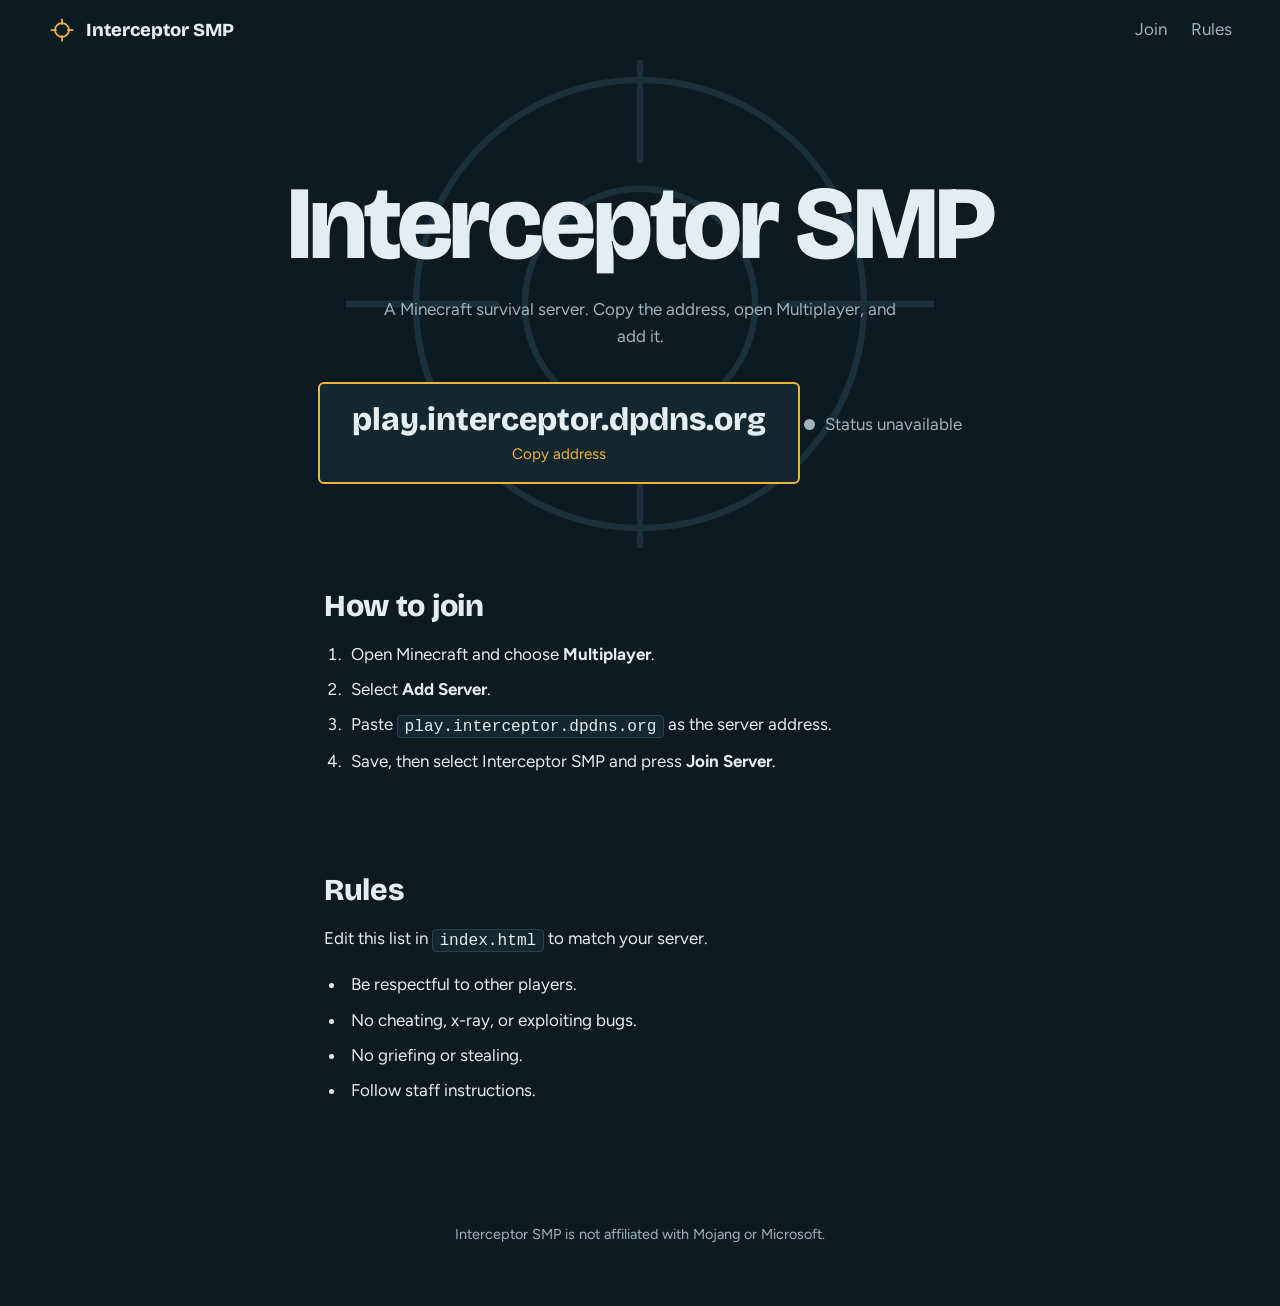
<file: index.html>
<!DOCTYPE html>
<html lang="en">
<head>
<meta charset="utf-8">
<meta name="viewport" content="width=device-width, initial-scale=1">
<title>Interceptor SMP – Minecraft Survival Server</title>
<meta name="description" content="Interceptor SMP is a Minecraft survival multiplayer server. Join at play.interceptor.dpdns.org.">
<meta property="og:title" content="Interceptor SMP">
<meta property="og:description" content="Join the server at play.interceptor.dpdns.org">
<meta name="theme-color" content="#0d1a22">
<link rel="icon" href="/favicon.svg" type="image/svg+xml">
<link rel="preconnect" href="https://fonts.googleapis.com">
<link rel="preconnect" href="https://fonts.gstatic.com" crossorigin>
<link href="https://fonts.googleapis.com/css2?family=Bricolage+Grotesque:opsz,wght@12..96,500;12..96,800&family=Figtree:wght@400;600&display=swap" rel="stylesheet">
<link rel="stylesheet" href="/style.css">
</head>
<body>
<header class="top">
  <a class="brand" href="/"><img src="/favicon.svg" alt="" width="28" height="28">Interceptor SMP</a>
  <nav><a href="#join">Join</a><a href="#rules">Rules</a></nav>
</header>

<main>
  <section class="hero">
    <svg class="reticle" viewBox="0 0 200 200" aria-hidden="true">
      <circle cx="100" cy="100" r="70" fill="none" stroke="currentColor" stroke-width="2"/>
      <circle cx="100" cy="100" r="36" fill="none" stroke="currentColor" stroke-width="2"/>
      <path d="M100 8v48M100 144v48M8 100h48M144 100h48" stroke="currentColor" stroke-width="2"/>
    </svg>
    <h1>Interceptor SMP</h1>
    <p class="lead">A Minecraft survival server. Copy the address, open Multiplayer, and add it.</p>

    <button class="ip" id="copy" type="button" aria-label="Copy server address">
      <span class="ip-text" id="ip">play.interceptor.dpdns.org</span>
      <span class="ip-action" id="copy-label">Copy address</span>
    </button>

    <p class="status" id="status" role="status" aria-live="polite">
      <span class="dot" id="dot"></span><span id="status-text">Checking server status…</span><noscript> Enable JavaScript to see live status.</noscript>
    </p>
  </section>

  <section id="join" class="block">
    <h2>How to join</h2>
    <ol class="steps">
      <li>Open Minecraft and choose <strong>Multiplayer</strong>.</li>
      <li>Select <strong>Add Server</strong>.</li>
      <li>Paste <code>play.interceptor.dpdns.org</code> as the server address.</li>
      <li>Save, then select Interceptor SMP and press <strong>Join Server</strong>.</li>
    </ol>
  </section>

  <section id="rules" class="block">
    <h2>Rules</h2>
    <p>Edit this list in <code>index.html</code> to match your server.</p>
    <ul class="rules">
      <li>Be respectful to other players.</li>
      <li>No cheating, x-ray, or exploiting bugs.</li>
      <li>No griefing or stealing.</li>
      <li>Follow staff instructions.</li>
    </ul>
  </section>
</main>

<footer>
  <p>Interceptor SMP is not affiliated with Mojang or Microsoft.</p>
</footer>
<script src="/script.js"></script>
</body>
</html>
</file>
<file: style.css>
:root{
  --bg:#0d1a22; --panel:#14262f; --line:#27424e;
  --text:#e4eef2; --muted:#9db3bd; --accent:#f0b43c; --on:#5fd38a; --off:#e8685d;
  --head:"Bricolage Grotesque","Segoe UI",system-ui,sans-serif;
  --body:"Figtree","Segoe UI",system-ui,sans-serif;
}
*{box-sizing:border-box}
html{scroll-behavior:smooth}
body{margin:0;background:var(--bg);color:var(--text);font:400 1.0625rem/1.6 var(--body)}
a{color:inherit}
:focus-visible{outline:3px solid var(--accent);outline-offset:3px}
.top{display:flex;justify-content:space-between;align-items:center;padding:1rem clamp(1rem,4vw,3rem)}
.brand{display:flex;gap:.6rem;align-items:center;font:800 1.15rem var(--head);text-decoration:none}
nav{display:flex;gap:1.5rem}
nav a{color:var(--muted);text-decoration:none}
nav a:hover{color:var(--text)}
.hero{position:relative;overflow:hidden;text-align:center;padding:clamp(3rem,10vw,7rem) 1.25rem 4rem}
.reticle{position:absolute;left:50%;top:50%;width:min(90vw,640px);transform:translate(-50%,-50%);color:var(--line);opacity:.55;pointer-events:none;animation:spin 90s linear infinite}
h1{position:relative;margin:0;font:800 clamp(2.8rem,10vw,6.5rem)/1 var(--head);letter-spacing:-.03em}
.lead{position:relative;max-width:34rem;margin:1.25rem auto 2rem;color:var(--muted)}
.ip{position:relative;display:inline-flex;flex-direction:column;gap:.15rem;align-items:center;max-width:100%;padding:1rem 2rem;background:var(--panel);color:var(--text);border:2px solid var(--accent);border-radius:6px;cursor:pointer;font:inherit}
.ip:hover{background:#1a3340}
.ip-text{font:800 clamp(1.15rem,4.5vw,2rem) var(--head);overflow-wrap:anywhere}
.ip-action{font-size:.95rem;color:var(--accent)}
.status{position:relative;display:inline-flex;gap:.6rem;align-items:center;margin:1.5rem 0 0;color:var(--muted)}
.dot{width:.7rem;height:.7rem;border-radius:50%;background:var(--muted)}
.dot.on{background:var(--on)}.dot.off{background:var(--off)}
.block{max-width:42rem;margin:0 auto;padding:2.5rem 1.25rem}
h2{margin:0 0 1rem;font:800 1.9rem var(--head);letter-spacing:-.01em}
.steps,.rules{padding-left:1.4rem}
.steps li,.rules li{margin:.5rem 0;padding-left:.3rem}
code{padding:.1rem .4rem;background:var(--panel);border:1px solid var(--line);border-radius:4px;font-size:.95em;overflow-wrap:anywhere}
footer{padding:3rem 1.25rem;text-align:center;color:var(--muted);font-size:.9rem}
@keyframes spin{to{transform:translate(-50%,-50%) rotate(360deg)}}
@media (prefers-reduced-motion:reduce){.reticle{animation:none}html{scroll-behavior:auto}}
</file>
